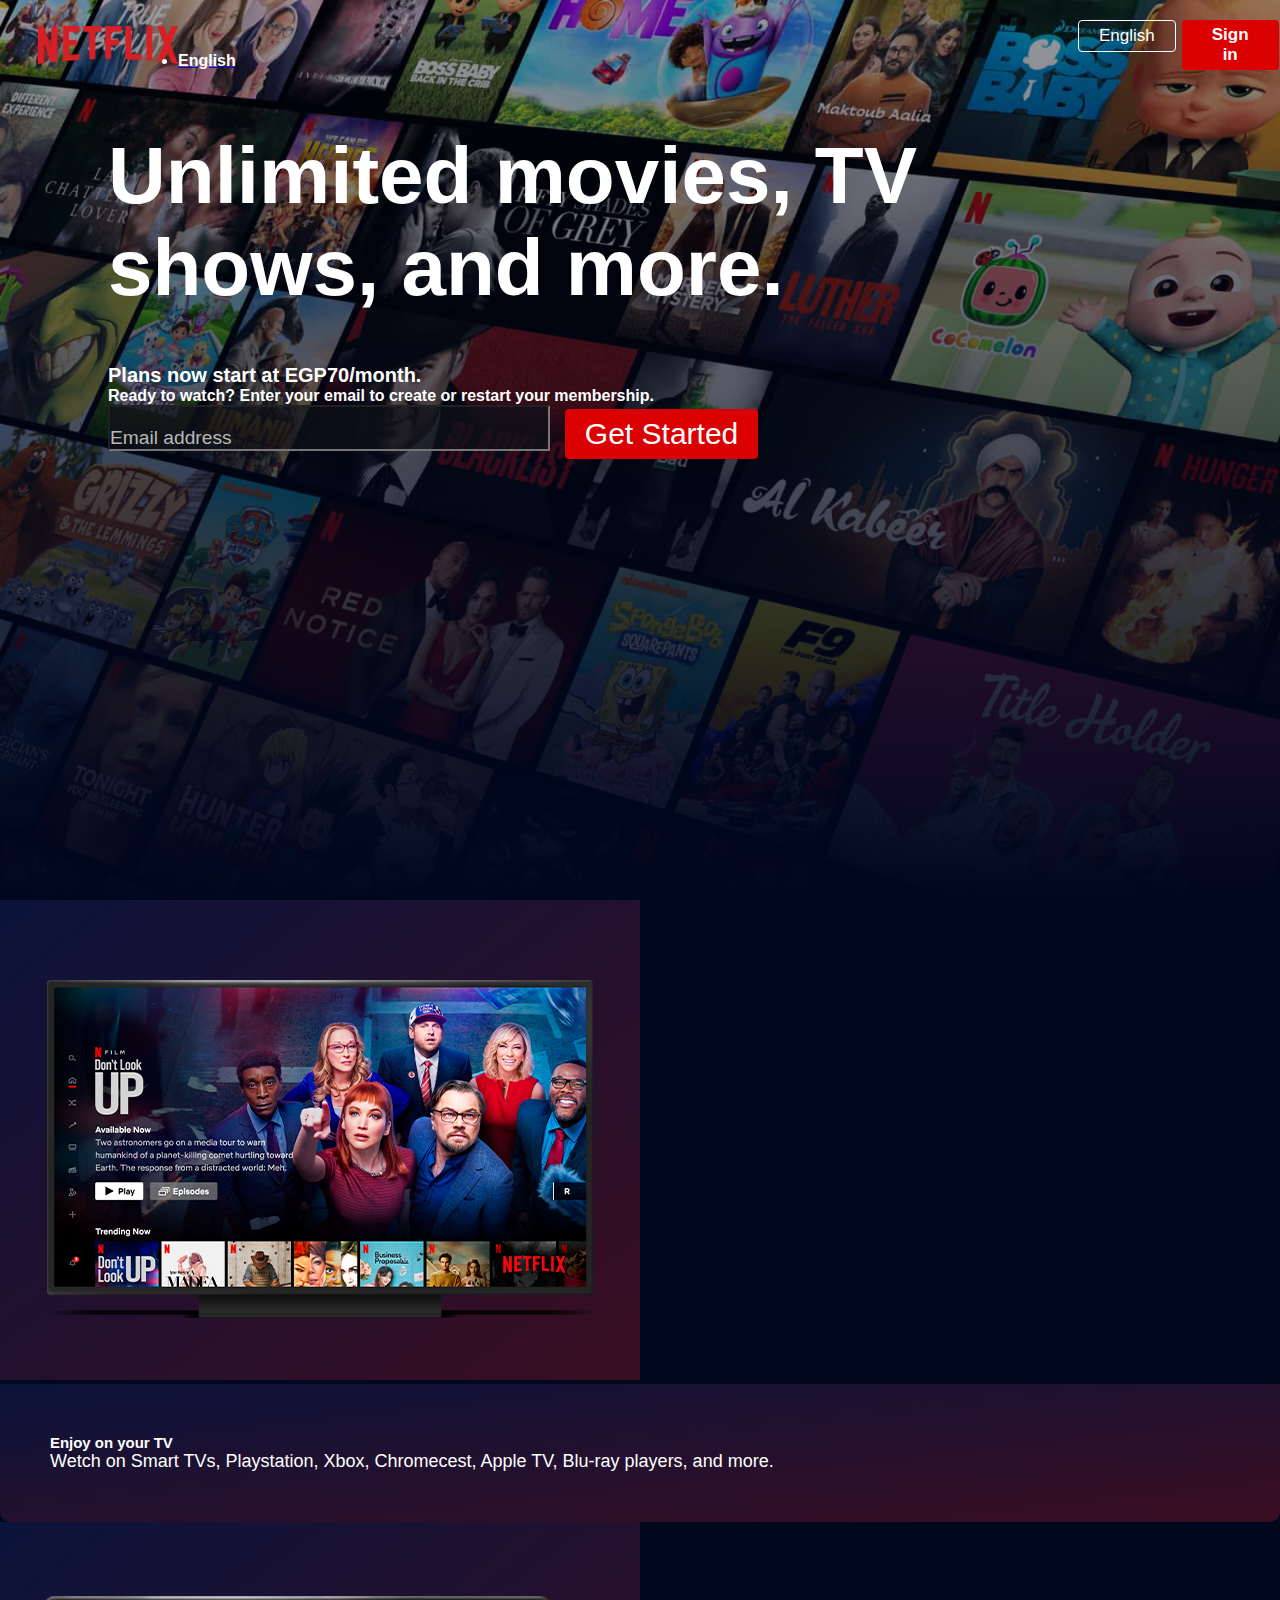
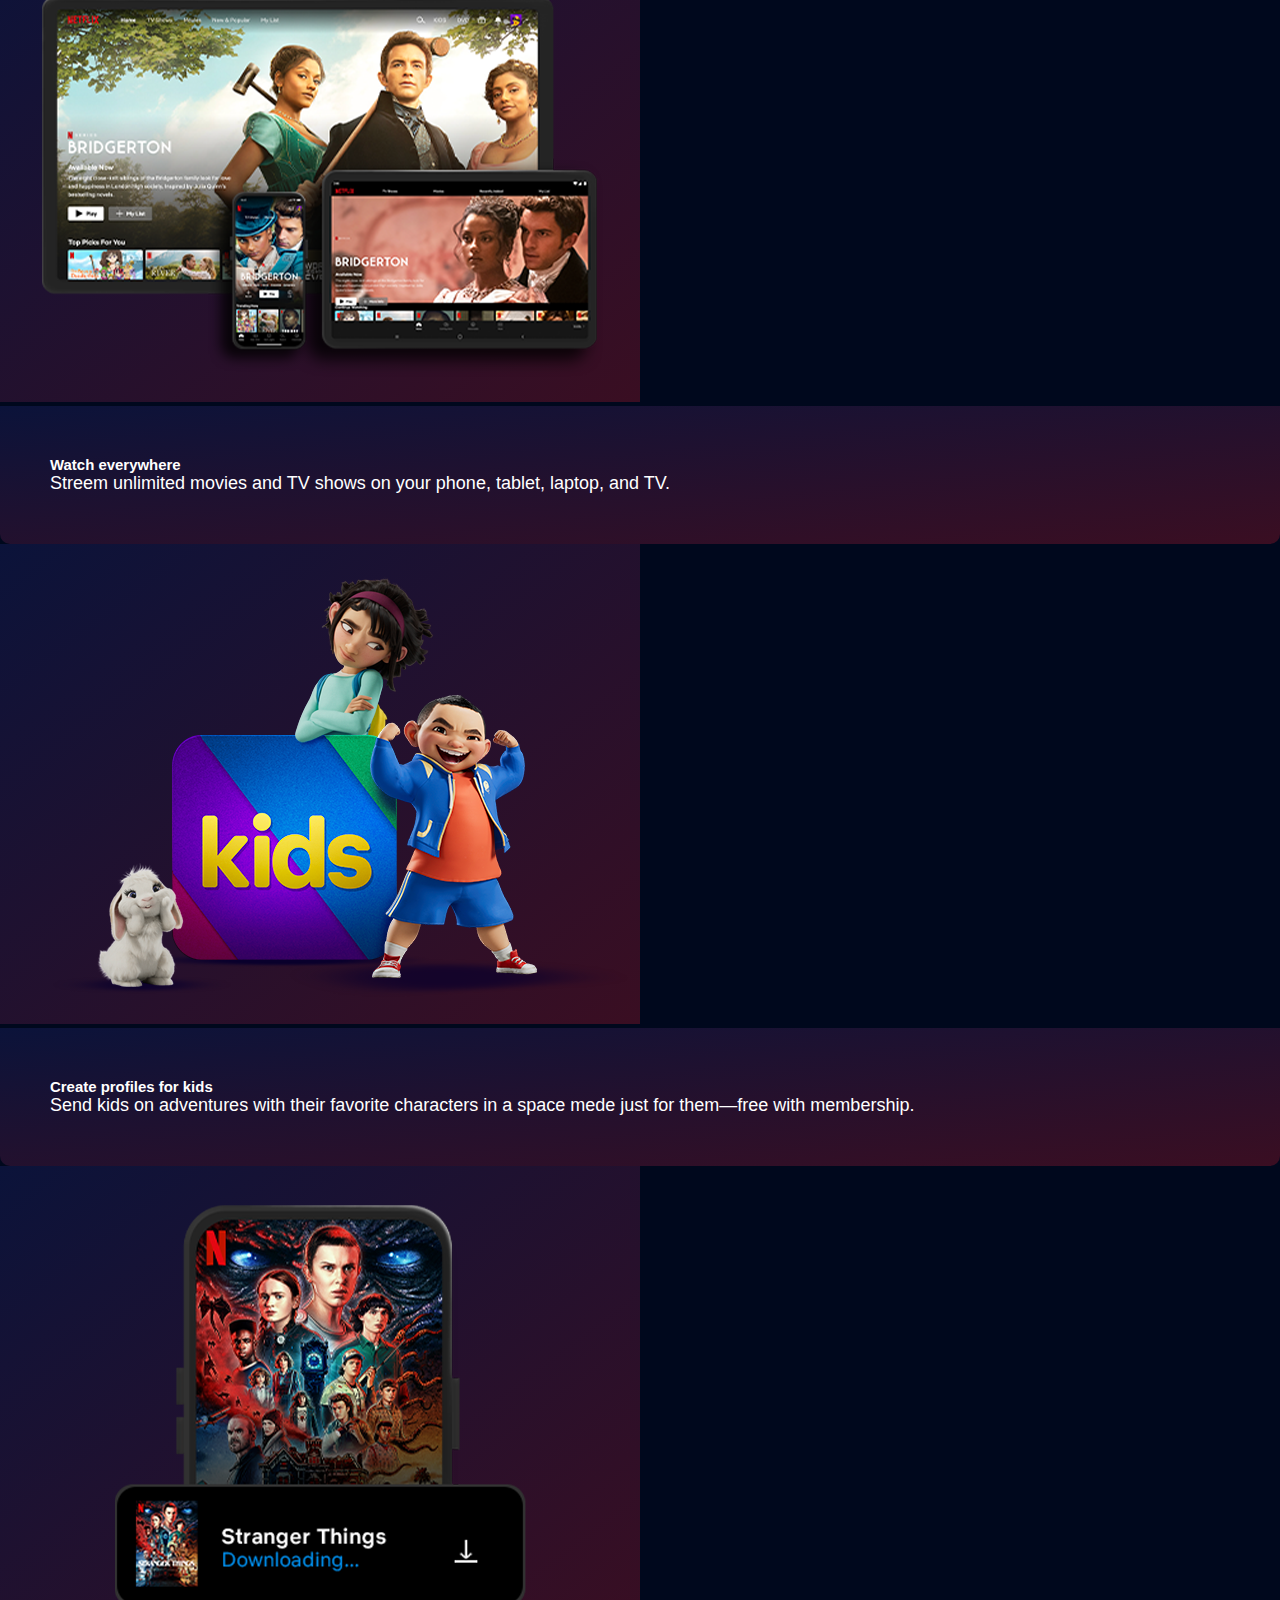
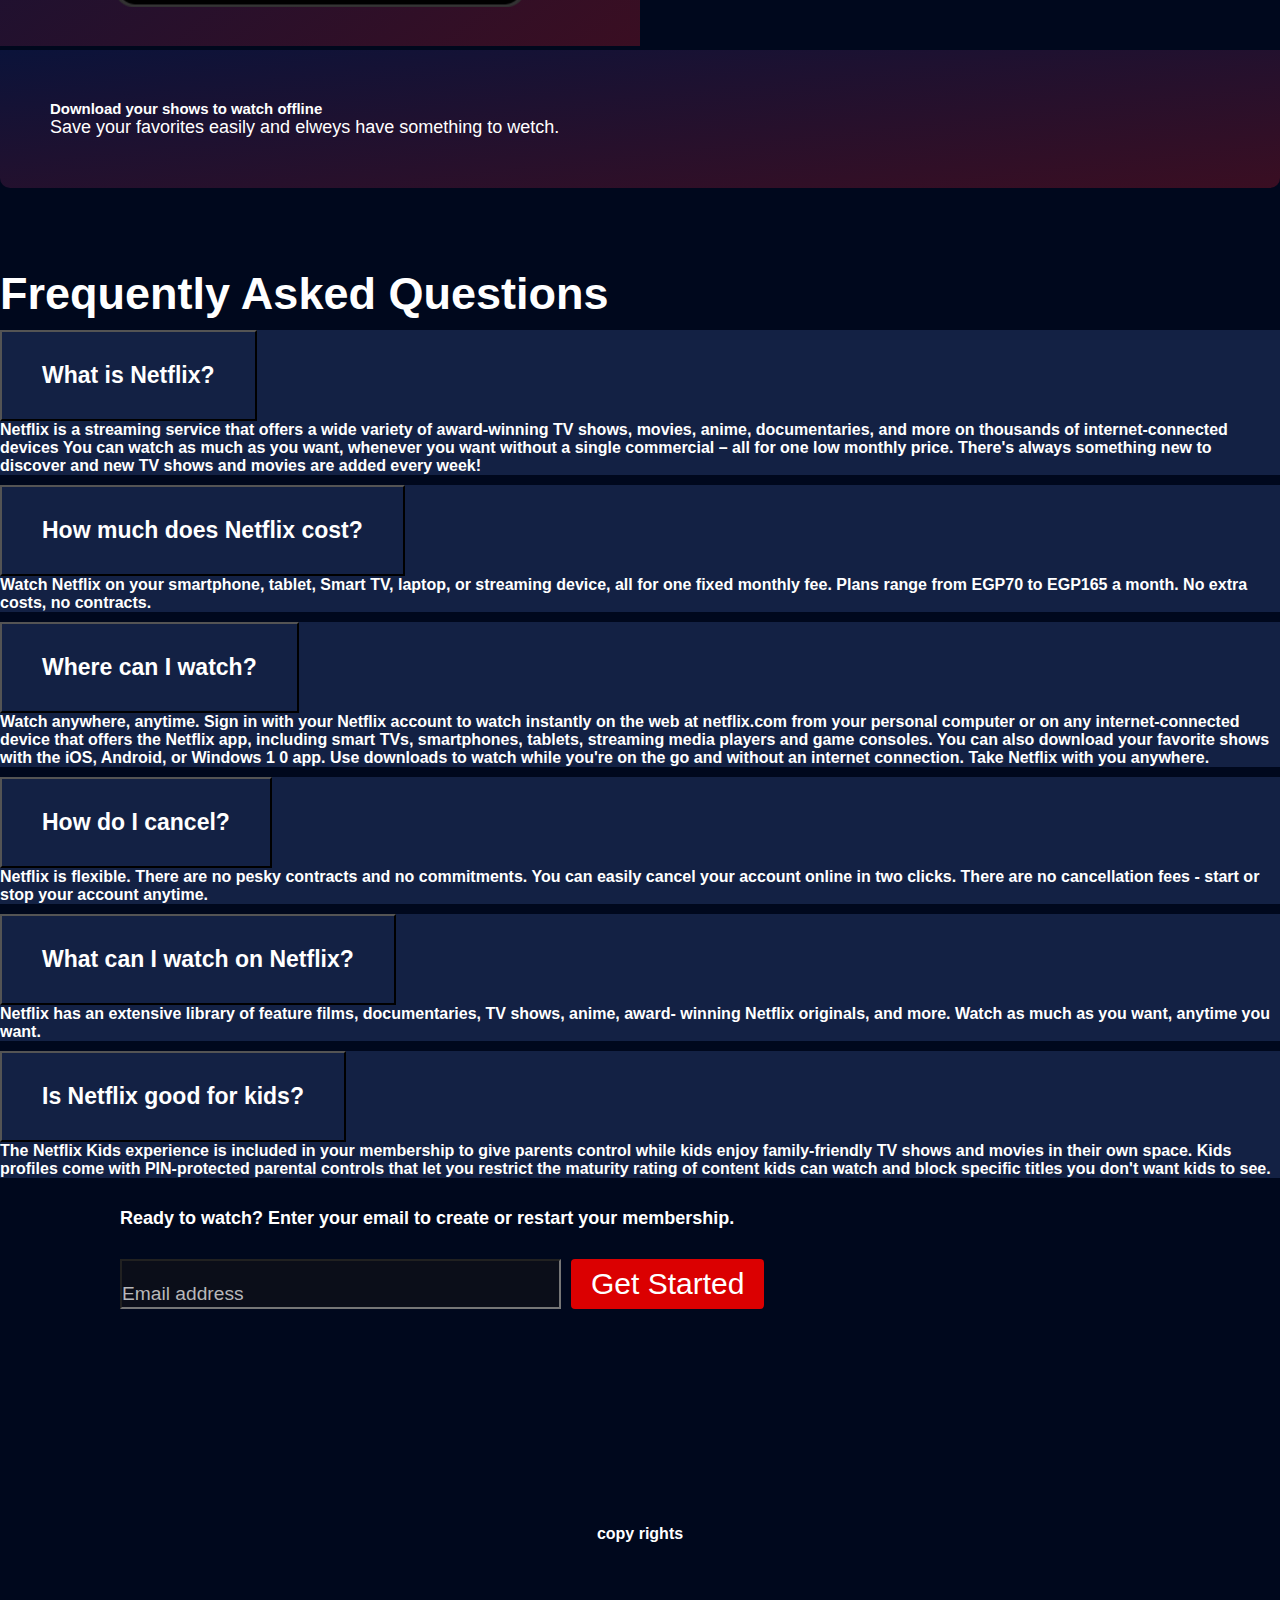
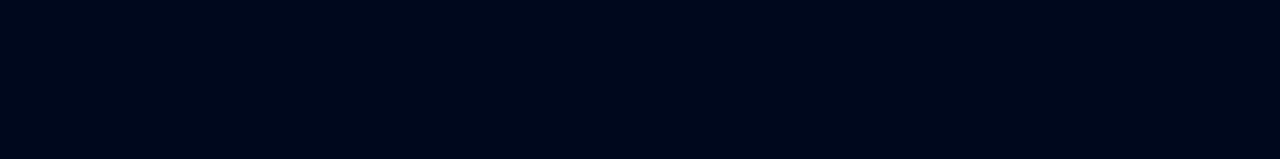
<file: index.html>
<!DOCTYPE html>
<html lang="en">

<head>
    <meta name="viewport" content="width=device-width, initial-scale=1.0">
    <title>Netflix</title>
    <link href="/images/favicon.ico" rel="icon" type="image/x-icon" />
    <link href="https://cdn.jsdelivr.net/npm/bootstrap@5.3.0-alpha3/dist/css/bootstrap.min.css" rel="stylesheet"
    integrity="sha384-KK94CHFLLe+nY2dmCWGMq91rCGa5gtU4mk92HdvYe+M/SXH301p5ILy+dN9+nJOZ" crossorigin="anonymous">
    <link href="style.css" rel="stylesheet">

</head>

<body>

    <div class="header">
      
        <nav>
            <img src="images/logo.png" class="logo">
            <div class="dropdown">
              <button class="btn btn-secondary dropdown-toggle" type="button" data-bs-toggle="dropdown" aria-expanded="false">
                English
              </button>
              <ul class="dropdown-menu">
                <li><a class="dropdown-item" href="#"><strong>English</strong></a></li>
              </ul>
            </div>
            <div>
              <button> <a href="Sign in.html" ><strong>Sign in</strong></a> </button>
            </div>
                      
         </nav>
        <header>
            <h1><strong>Unlimited movies, TV shows, and more.</strong></h1>
            <h3><strong>Plans now start at EGP70/month.</strong></h3>
            <p><strong>Ready to watch? Enter your email to create or restart your membership.</strong></p>
            <form class="form-floating">
              <input type="email" class="form-control" id="floatingInputValue" placeholder="name@example.com" value="Email address">
              <input type="submit" value="Get Started" class="submit">
            </form>
        </header>
    </div>


    <div class="container">
      <div class="row">
        <div class="row row-cols-1- row-cols-md-2 g-4">
          <div class="col">
            <div class="card">
              <img src="images/en.png" class="card-img-top" alt="...">
              <div class="card-body">
                <h5 class="card-title">Enjoy on your TV</h5>
                <p class="card-text">Wetch on Smart TVs, Playstation, Xbox, Chromecest, Apple
                  TV, Blu-ray players, and more.</p>
              </div>
            </div>
          </div>


          <div class="col">
            <div class="card">
              <img src="images/en (1).png" class="card-img-top" alt="...">
              <div class="card-body">
                <h5 class="card-title">Watch everywhere</h5>
                <p class="card-text">Streem unlimited movies and TV shows on your phone,
                  tablet, laptop, and TV.</p>
              </div>
            </div>
          </div>


          <div class="col">
            <div class="card">
              <img src="images/en (2).png" class="card-img-top" alt="...">
              <div class="card-body">
                <h5 class="card-title">Create profiles for kids</h5>
                <p class="card-text">Send kids on adventures with their favorite characters in a
                  space mede just for them—free with membership.</p>
              </div>
            </div>
          </div>

          
          <div class="col">
            <div class="card">
              <img src="images/en (3).png" class="card-img-top" alt="...">
              <div class="card-body">
                <h5 class="card-title">Download your shows to watch offline</h5>
                <p class="card-text">Save your favorites easily and elweys have something to
                  wetch.</p>
              </div>
            </div>
          </div>
        </div>
      </div>
    </div>
    

    <div class="container">
      <h2> Frequently Asked Questions</h2>
      <div class="row">
        <div class="col-12 ">
          <div class="accordion" id="accordionExample">

            <div class="accordion-item">
              <h2 class="accordion-header">
                <button class="accordion-button collapsed" type="button" data-bs-toggle="collapse" data-bs-target="#collapseOne" aria-expanded="true" aria-controls="collapseOne">
                  <strong>What is Netflix?</strong>
                </button>
              </h2>
              <div id="collapseOne" class="accordion-collapse collapse " data-bs-parent="#accordionExample">
                <div class="accordion-body">
                  <strong>Netflix is a streaming service that offers a wide variety of award-winning TV shows, movies, anime, documentaries, and more on thousands of internet-connected devices You can watch as much as you want, whenever you want without a single commercial – all for one low monthly price. There's always something new to discover and new TV shows and movies are added every week! </strong>
                </div>
              </div>
            </div>


            <div class="accordion-item">
              <h2 class="accordion-header">
                <button class="accordion-button collapsed" type="button" data-bs-toggle="collapse" data-bs-target="#collapseTwo" aria-expanded="false" aria-controls="collapseTwo">
                  <strong>How much does Netflix cost?</strong>
                </button>
              </h2>
              <div id="collapseTwo" class="accordion-collapse collapse" data-bs-parent="#accordionExample">
                <div class="accordion-body">
                  <strong>Watch Netflix on your smartphone, tablet, Smart TV, laptop, or streaming device, all for one fixed monthly fee. Plans range from EGP70 to EGP165 a month. No extra costs, no contracts.</strong>
                </div>
              </div>
            </div>


            <div class="accordion-item">
              <h2 class="accordion-header">
                <button class="accordion-button collapsed" type="button" data-bs-toggle="collapse" data-bs-target="#collapseThree" aria-expanded="false" aria-controls="collapseThree">
                  <strong>Where can I watch?</strong>
                </button>
              </h2>
              <div id="collapseThree" class="accordion-collapse collapse" data-bs-parent="#accordionExample">
                <div class="accordion-body">
                  <strong>Watch anywhere, anytime. Sign in with your Netflix account to watch instantly on the
                    web at netflix.com from your personal computer or on any internet-connected device
                    that offers the Netflix app, including smart TVs, smartphones, tablets, streaming
                    media players and game consoles.
                    You can also download your favorite shows with the iOS, Android, or Windows 1 0 app.
                    Use downloads to watch while you're on the go and without an internet connection.
                    Take Netflix with you anywhere.</strong>
                  </div>
                </div>
              </div>


            <div class="accordion-item">
              <h2 class="accordion-header">
                <button class="accordion-button collapsed" type="button" data-bs-toggle="collapse" data-bs-target="#collapseFour" aria-expanded="false" aria-controls="collapseFour">
                  <strong>How do I cancel?</strong>
                </button>
              </h2>
              <div id="collapseFour" class="accordion-collapse collapse " data-bs-parent="#accordionExample">
                <div class="accordion-body">
                  <strong>Netflix is flexible. There are no pesky contracts and no commitments. You can easily
                    cancel your account online in two clicks. There are no cancellation fees - start or stop
                    your account anytime. </strong>
                  </div>
              </div>
            </div>


            <div class="accordion-item">
              <h2 class="accordion-header">
                <button class="accordion-button collapsed" type="button" data-bs-toggle="collapse" data-bs-target="#collapseFive" aria-expanded="false" aria-controls="collapseFive">
                  <strong>What can I watch on Netflix?</strong>
                </button>
              </h2>
              <div id="collapseFive" class="accordion-collapse collapse " data-bs-parent="#accordionExample">
                <div class="accordion-body">
                  <strong>Netflix has an extensive library of feature films, documentaries, TV shows, anime, award-
                    winning Netflix originals, and more. Watch as much as you want, anytime you want. </strong>
                  </div>
              </div>
            </div>


            <div class="accordion-item">
              <h2 class="accordion-header">
                <button class="accordion-button collapsed" type="button" data-bs-toggle="collapse" data-bs-target="#collapseSix" aria-expanded="false" aria-controls="collapseSix">
                  <strong>Is Netflix good for kids?</strong>
                </button>
              </h2>
              <div id="collapseSix" class="accordion-collapse collapse " data-bs-parent="#accordionExample">
                <div class="accordion-body">
                  <strong>The Netflix Kids experience is included in your membership to give parents control while
                    kids enjoy family-friendly TV shows and movies in their own space.
                    Kids profiles come with PIN-protected parental controls that let you restrict the maturity
                    rating of content kids can watch and block specific titles you don't want kids to see. </strong>
                  </div>
              </div>
            </div>


            </div>
          </div>
        </div>
      </div>
    </div>
    <script src="https://cdn.jsdelivr.net/npm/bootstrap@5.3.0-alpha3/dist/js/bootstrap.bundle.min.js"
        integrity="sha384-ENjdO4Dr2bkBIFxQpeoTz1HIcje39Wm4jDKdf19U8gI4ddQ3GYNS7NTKfAdVQSZe"
        crossorigin="anonymous"></script>

        
        <footer>
          <p><strong>Ready to watch? Enter your email to create or restart your membership.</strong></p>
          <form class="form-floating">
            <input type="email" class="form-control" id="floatingInputValue" placeholder="name@example.com" value="Email address">
            <input type="submit" value="Get Started" class="submit">
          </form>
          <section>
            <p><strong>copy rights</strong></p>
          </section>
        </footer>
</body>

</html>
</file>
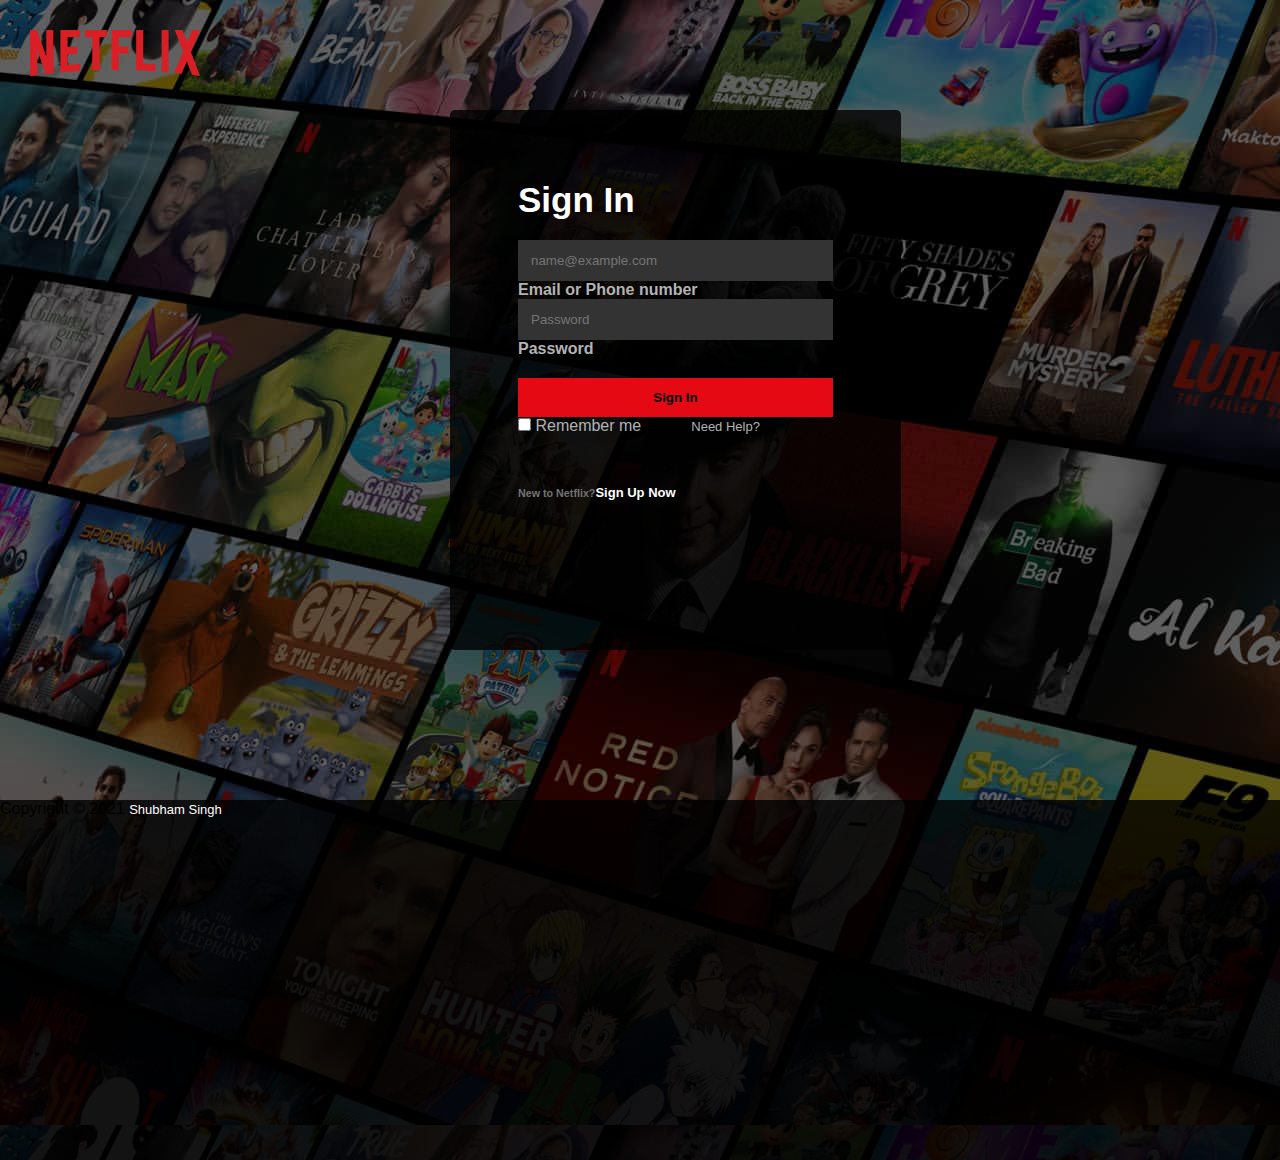
<file: Sign in.html>
<!DOCTYPE html>
<html lang="en">
<head>
    <meta charset="UTF-8">
    <meta http-equiv="X-UA-Compatible" content="IE=edge">
    <meta name="viewport" content="width=device-width, initial-scale=1.0">
    <title>sign in</title>
    <link href="/images/favicon.ico" rel="icon" type="image/x-icon" />
    <link href="https://cdn.jsdelivr.net/npm/bootstrap@5.3.0-alpha3/dist/css/bootstrap.min.css" rel="stylesheet"
    integrity="sha384-KK94CHFLLe+nY2dmCWGMq91rCGa5gtU4mk92HdvYe+M/SXH301p5ILy+dN9+nJOZ" crossorigin="anonymous">
    <link href="styles.css" rel="stylesheet">
</head>
<body>
    <nav>
        <a href="index.html"><img src="images/logo.png" class="logo"></a>
        
        
    </nav>
    <form>
        
        <h1><strong> Sign In</strong></h1>
        <div class="form-floating mb-3">
                <input type="email" class="form-control" id="floatingInput" placeholder="name@example.com">
               <label for="floatingInput"><strong> Email or Phone number</strong></label>
               </div>

               <div class="form-floating">
                <input type="password" class="form-control" id="floatingPassword" placeholder="Password">
                <label for="floatingPassword"><strong>Password</strong></label>
              </div>
        
              <button type="submit" class="btn btn-primary"><strong>Sign In</strong></button>

             <div class="mb-3 form-check">
          <input type="checkbox" class="form-check-input" id="exampleCheck1">
          <label class="form-check-label" for="exampleCheck1">Remember me</label><a href="need help">Need Help?</a>
        </div>
        <h6><strong>New to Netflix?</strong><a href="Sign Up Now"><strong>Sign Up Now</strong></a></h6>
    </form>



      <footer>
        <p>Copyright © 2021 <a href="https://github.com/shubham-singh-coder">Shubham Singh</a>.</p>
      </footer>
    
</body>
</html>
</file>
<file: style.css>
*{
    margin: 0;
    padding: 0;
    font-family: 'poppins', sans-serif;
    box-sizing: border-box;

}

body{
    background: #00081d;
    color: #fff;
   

}


.header{
    width: 100%;
    height: 100vh;
    background-image: linear-gradient(rgba(3,9,28,0.2),rgba(0, 7, 30,1)),url(EG-en-20230417-popsignuptwoweeks-perspective_alpha_website_medium.jpg);
    background-size: cover;
    background-position: center;
    padding: 10px 8px;
    position: relative;
}



nav{
    display: flex;
    align-items: center;
    justify-content:space-between;
    padding: 10px 30px;
}



.logo{
    width: 140px;
    cursor: pointer;
}



nav button{
    background:#db0001;
    color: #fff;
    padding: 5px 30px;
    border:0;
    outline: 0;
    font-size: 17px;
    border-radius: 4px;
    margin-left: 6px;
    cursor: pointer;
    
    

}



button>a{
    text-decoration: none;
}



 
.btn-secondary{
    display: inline-flex;
    align-items: center;
    background: transparent;
    border: 1px solid #fff;
    padding: 5px 20px;
    margin-left: 900px;


     
}


.form-control{
    display: inline-flex;
    margin-left:100px;
    width: 35%;
    
}



#floatingInputValue{
    font-size: larger;
    padding-top: 20px;
    background-color: rgb(15, 17, 24,0.7);
    color: #b7b8ba;
    
} 

form .submit{
    display: inline-block;
    color: #fff;
    font-size: 30px;
    background:  #db0001;
    padding: 8px 20px;
    border: 0px solid #fff;
    border-radius: 4px;
    margin-left: 10px;
    
}




.card-body{
    background-image: linear-gradient(to bottom right,#0b133a, #3a0e22);
    background-color: #00081d;
    color: #fff;
    text-align: start;
    font-size:large  ;
    border-end-end-radius: 10px;
    border-end-start-radius: 10px;
    padding: 50px;
    

}




.card{
    border: 0px solid #00081d;
    border-radius: 20px;
}





.card>img{
    
    background-image: linear-gradient(to bottom right,#0b133a, #3a0e22);

}




.accordion-item{
    background-color:#132144 ;
    color: #fff;
    
    margin-top: 10px;
    border: 0px solid #132144;
}




.accordion-button{
    background-color: #132144;
    font-size: 23px;
    padding: 30px 40px;

}


strong{
    color: #fff;
    
}



h1{
    text-align: start ;
    align-items: center;
    margin: 50px 100px; 
    font-size: 80px;
}




.container>h2{
    font-size: 45px;
    margin-top: 80px;
    text-align: start;
    margin-bottom: 0px;
}




h3{
    text-align: start;
    font-size: 20px;
    margin-left: 100px;
}




header>p{
    text-align: start;
    margin-left: 100px;
}



section>p{
    display: flex;
    height: 50vh;
    text-align: end;
    justify-content: center;
    align-items: center;
    color:#fff;

}


footer>p{
    text-align: start;
    margin: 30px 120px;
    font-size: 18px;

}



footer>form{
    display: flex;
    margin-left: 20px;
}
</file>
<file: styles.css>
*{
    margin: 0;
    padding: 0;
    font-family: 'poppins', sans-serif;
    box-sizing: border-box;

}


img{
    width: 230px;
    padding: 30px 30px;
}


body{
    
    background-image: linear-gradient(rgba(0,0,0,0.5),rgba(0, 0, 0,0.5)),url(background.jpg);
}



form{
    
    display: inline-block;
    background-image: linear-gradient(rgba(0,0,0,0.8),rgba(0,0,0,0.8));
    padding: 0px 68px;
    padding-top: 70px;
    padding-bottom: 150px;
    margin: 0px 450px;
    margin-bottom: 150px;
    border-radius: 5px;
}


footer{
    height: 40vh;
    background-image: linear-gradient(rgba(0,0,0,0.8),rgba(0,0,0,0.8));;
}



h1{
    color: #ffffff;
    font-size: 35px;
    margin-bottom: 20px;
    
}



.form-control{
    
    background-color: #333333;
    border: 0px solid #333333;
    padding: 13px;
    padding-right: 125px ;
    
    
}




 form button{
    width: 100%;
    background-color: #e50914;
 }




 .btn-primary{
    background-color: #e50914;
    border: 0px solid red;
    padding: 12px; 
    margin-top: 20px; 
 }




 a{
    font-size: small;
    color: #fff;
    text-decoration: none;
    margin-top: 30px;
 }




 h6{
    color: #737373;
    margin-top: 50px;
 }




 
 label+a{
    color: #b3b3b3;
    margin-inline: 50px;
 }




 label{
    color: #b3b3b3;
 }
</file>
